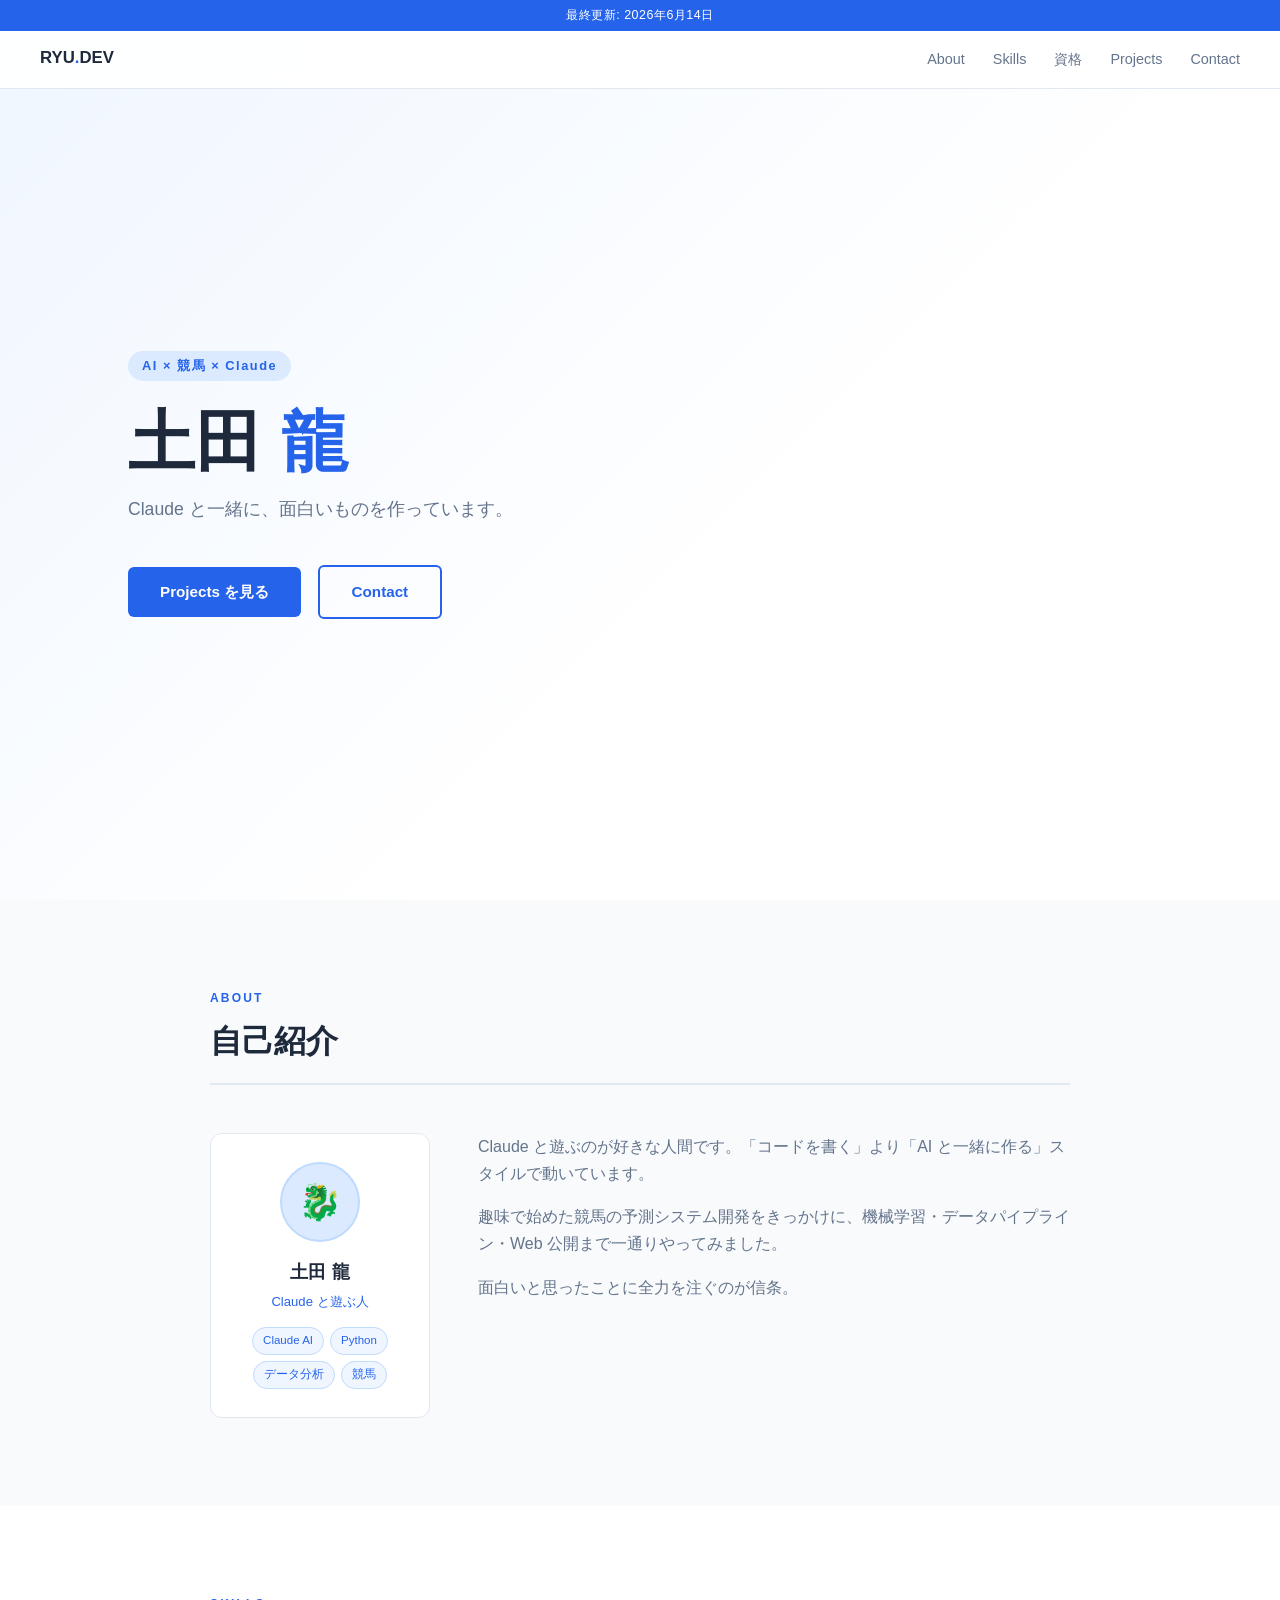
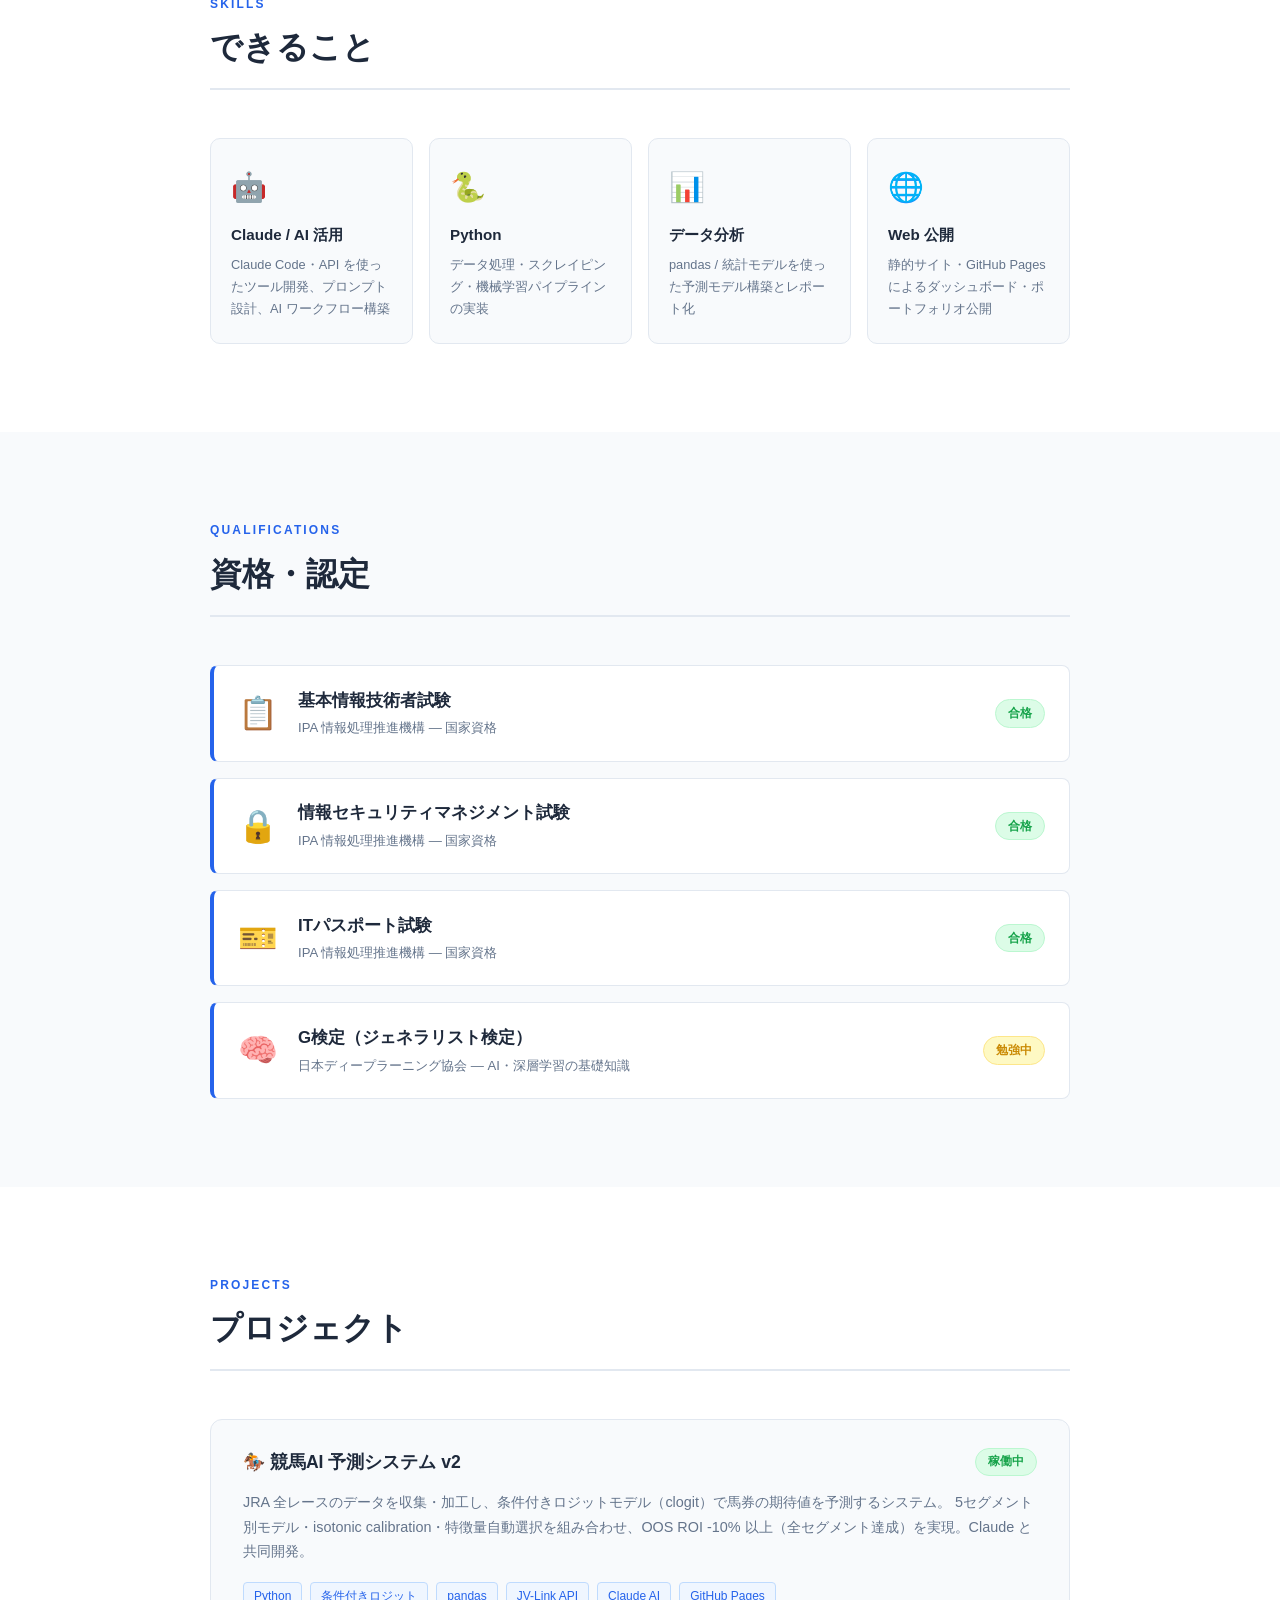
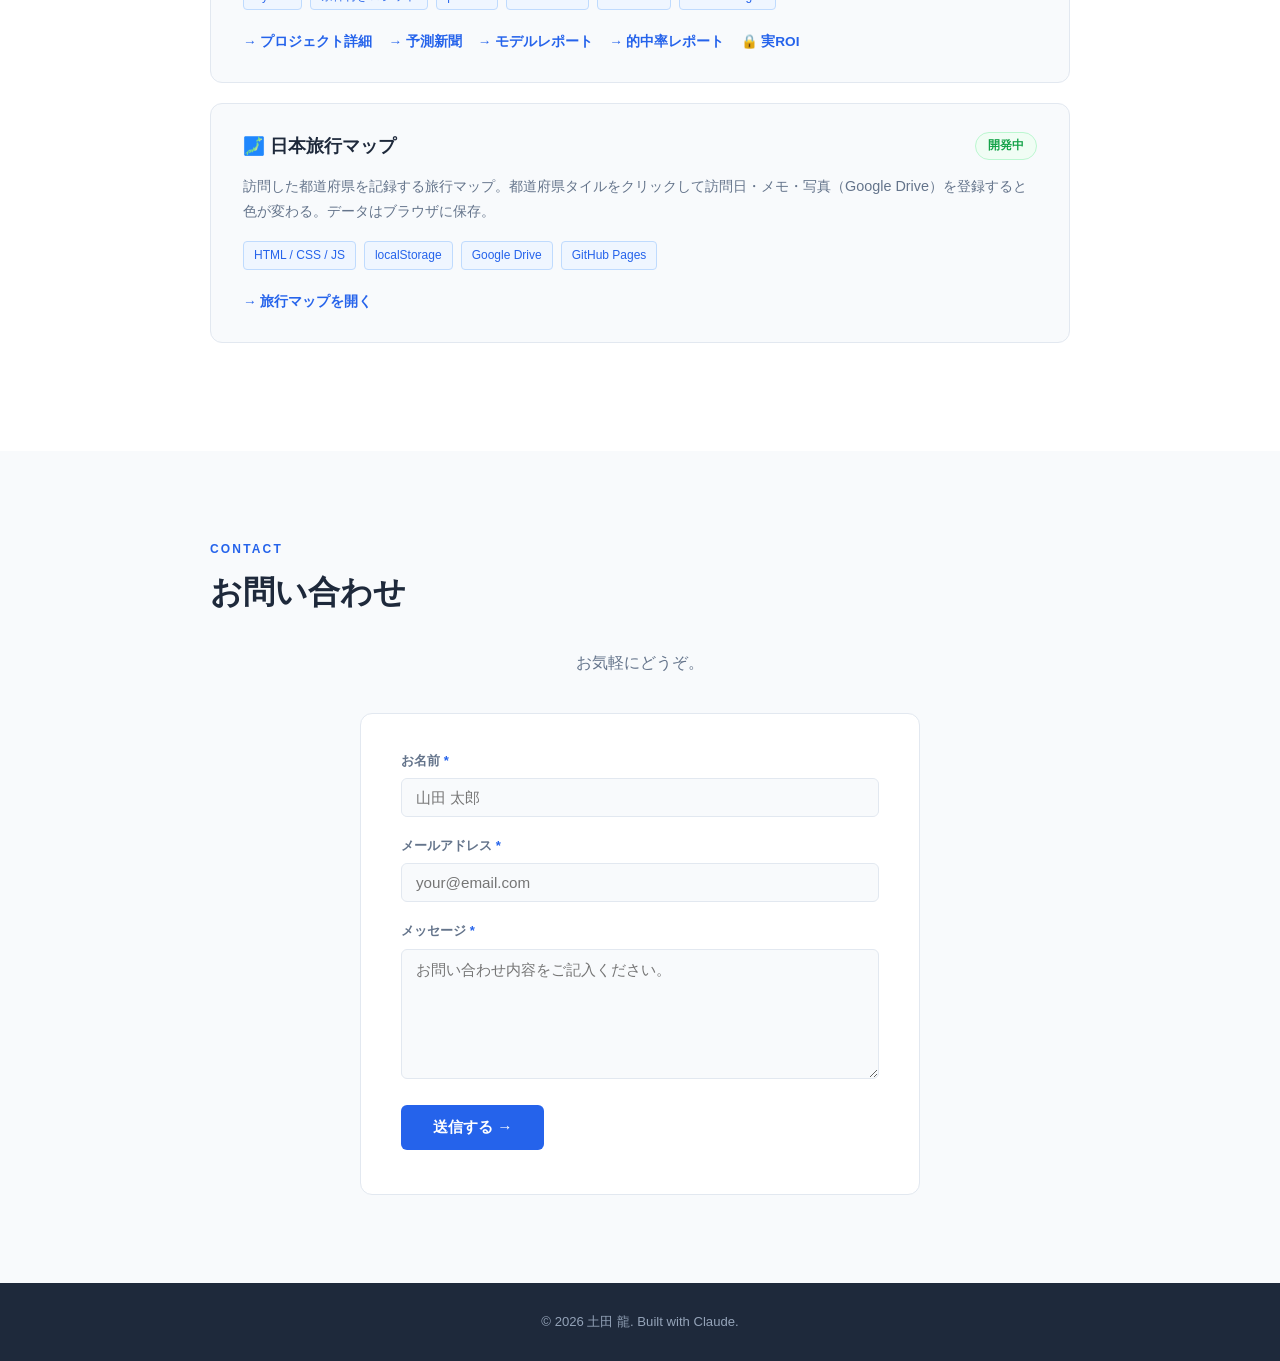
<file: index.html>
<!DOCTYPE html>
<html lang="ja">
<head>
<meta charset="utf-8">
<meta name="viewport" content="width=device-width, initial-scale=1">
<title>土田 龍 | Portfolio</title>
<style>
  :root {
    --accent:  #2563eb;
    --accent2: #1d4ed8;
    --text:    #1e293b;
    --muted:   #64748b;
    --bg:      #ffffff;
    --bg2:     #f8fafc;
    --border:  #e2e8f0;
  }

  * { box-sizing: border-box; margin: 0; padding: 0; }
  html { scroll-behavior: smooth; }
  body {
    font-family: 'Hiragino Kaku Gothic Pro', 'Noto Sans JP', Meiryo, sans-serif;
    background: var(--bg); color: var(--text); line-height: 1.7;
  }

  /* ── TOPBAR ── */
  .topbar {
    position: fixed; top: 0; left: 0; right: 0; z-index: 101;
    background: var(--accent); color: #fff;
    text-align: center; font-size: 0.78em; padding: 5px 16px;
    letter-spacing: 0.04em;
  }

  /* ── NAV ── */
  nav {
    position: fixed; top: 29px; left: 0; right: 0; z-index: 100;
    display: flex; justify-content: space-between; align-items: center;
    padding: 0 40px; height: 60px;
    background: rgba(255,255,255,0.92);
    backdrop-filter: blur(8px);
    border-bottom: 1px solid var(--border);
  }
  .nav-logo { font-weight: 800; font-size: 1.05em; color: var(--text); text-decoration: none; }
  .nav-logo span { color: var(--accent); }
  .nav-links { display: flex; gap: 28px; list-style: none; }
  .nav-links a { color: var(--muted); text-decoration: none; font-size: 0.9em; transition: color .2s; }
  .nav-links a:hover { color: var(--accent); }

  /* ── HERO ── */
  #hero {
    min-height: 100vh;
    display: flex; flex-direction: column;
    justify-content: center; align-items: flex-start;
    padding: 130px 10vw 60px;
    background: linear-gradient(135deg, #eff6ff 0%, #ffffff 60%);
  }
  .hero-label {
    display: inline-block;
    background: #dbeafe; color: var(--accent);
    font-size: 0.8em; font-weight: 600; letter-spacing: 0.12em;
    padding: 4px 14px; border-radius: 20px; margin-bottom: 24px;
  }
  #hero h1 {
    font-size: clamp(2.4em, 6vw, 4.2em);
    font-weight: 900; line-height: 1.1; margin-bottom: 16px;
    color: var(--text);
  }
  #hero h1 .accent { color: var(--accent); }
  #hero .sub {
    font-size: 1.1em; color: var(--muted);
    max-width: 480px; margin-bottom: 40px;
  }
  .btn {
    display: inline-block;
    background: var(--accent); color: #fff;
    padding: 12px 32px; border-radius: 6px;
    text-decoration: none; font-size: 0.95em; font-weight: 700;
    transition: background .2s, transform .15s;
  }
  .btn:hover { background: var(--accent2); transform: translateY(-1px); }
  .btn-outline {
    background: transparent; color: var(--accent);
    border: 2px solid var(--accent); margin-left: 12px;
  }
  .btn-outline:hover { background: #eff6ff; transform: translateY(-1px); }

  /* ── SECTION COMMON ── */
  section { padding: 88px 10vw; }
  .section-inner { max-width: 860px; margin: 0 auto; }
  .section-label {
    font-size: 0.75em; letter-spacing: 0.18em; text-transform: uppercase;
    color: var(--accent); font-weight: 700; margin-bottom: 6px;
  }
  .section-title {
    font-size: clamp(1.5em, 3vw, 2em); font-weight: 800;
    margin-bottom: 48px; padding-bottom: 14px;
    border-bottom: 2px solid var(--border);
  }

  /* ── ABOUT ── */
  #about { background: var(--bg2); }
  .about-grid {
    display: grid; grid-template-columns: 220px 1fr;
    gap: 48px; align-items: start;
  }
  .about-profile {
    background: var(--bg); border: 1px solid var(--border);
    border-radius: 12px; padding: 28px 20px; text-align: center;
  }
  .avatar {
    width: 80px; height: 80px; border-radius: 50%;
    background: #dbeafe; display: flex; align-items: center;
    justify-content: center; font-size: 2.2em;
    margin: 0 auto 14px; border: 2px solid #bfdbfe;
  }
  .about-profile h2 { font-size: 1.15em; margin-bottom: 4px; }
  .about-profile .role { color: var(--accent); font-size: 0.82em; margin-bottom: 14px; }
  .tag-list { display: flex; flex-wrap: wrap; gap: 6px; justify-content: center; }
  .tag {
    background: #eff6ff; color: var(--accent);
    font-size: 0.72em; padding: 3px 10px; border-radius: 20px;
    border: 1px solid #bfdbfe;
  }
  .about-text p { color: var(--muted); margin-bottom: 16px; }
  .about-text p:last-child { margin-bottom: 0; }

  /* ── SKILLS ── */
  #skills { background: var(--bg); }
  .skills-grid {
    display: grid; grid-template-columns: repeat(auto-fill, minmax(190px, 1fr));
    gap: 16px;
  }
  .skill-card {
    background: var(--bg2); border: 1px solid var(--border);
    border-radius: 10px; padding: 24px 20px;
    transition: border-color .2s, box-shadow .2s, transform .2s;
  }
  .skill-card:hover {
    border-color: var(--accent);
    box-shadow: 0 4px 16px rgba(37,99,235,0.08);
    transform: translateY(-3px);
  }
  .skill-icon { font-size: 1.8em; margin-bottom: 10px; }
  .skill-card h3 { font-size: 0.95em; font-weight: 700; color: var(--text); margin-bottom: 6px; }
  .skill-card p { font-size: 0.8em; color: var(--muted); }

  /* ── QUALIFICATIONS ── */
  #qualifications { background: var(--bg2); }
  .qual-list { display: flex; flex-direction: column; gap: 16px; }
  .qual-item {
    background: var(--bg); border: 1px solid var(--border);
    border-left: 4px solid var(--accent);
    border-radius: 8px; padding: 20px 24px;
    display: flex; align-items: center; gap: 20px;
  }
  .qual-icon { font-size: 2em; flex-shrink: 0; }
  .qual-name { font-size: 1.05em; font-weight: 700; color: var(--text); margin-bottom: 2px; }
  .qual-meta { font-size: 0.82em; color: var(--muted); }
  .qual-badge {
    margin-left: auto; flex-shrink: 0;
    background: #dcfce7; color: #16a34a;
    font-size: 0.75em; font-weight: 700;
    padding: 3px 12px; border-radius: 20px;
    border: 1px solid #bbf7d0;
  }

  /* ── PROJECTS ── */
  #projects { background: var(--bg); }
  .project-card {
    background: var(--bg2); border: 1px solid var(--border);
    border-radius: 12px; padding: 28px 32px; margin-bottom: 20px;
    transition: border-color .2s, box-shadow .2s;
  }
  .project-card:hover {
    border-color: var(--accent);
    box-shadow: 0 4px 20px rgba(37,99,235,0.08);
  }
  .project-header {
    display: flex; justify-content: space-between;
    align-items: flex-start; gap: 12px; margin-bottom: 12px;
  }
  .project-title { font-size: 1.1em; font-weight: 800; color: var(--text); }
  .project-badge {
    font-size: 0.72em; font-weight: 700;
    padding: 3px 12px; border-radius: 20px;
    white-space: nowrap; flex-shrink: 0;
    background: #dcfce7; color: #16a34a; border: 1px solid #bbf7d0;
  }
  .project-desc { color: var(--muted); font-size: 0.9em; margin-bottom: 18px; }
  .tech-list { display: flex; flex-wrap: wrap; gap: 8px; margin-bottom: 20px; }
  .tech {
    background: #eff6ff; color: var(--accent);
    font-size: 0.75em; padding: 3px 10px;
    border-radius: 4px; border: 1px solid #bfdbfe;
  }
  .project-links { display: flex; flex-wrap: wrap; gap: 16px; }
  .project-links a {
    font-size: 0.85em; color: var(--accent); text-decoration: none;
    font-weight: 600; border-bottom: 1px solid transparent;
    transition: border-color .2s;
  }
  .project-links a:hover { border-color: var(--accent); }

  /* ── CONTACT ── */
  #contact { background: var(--bg2); }
  .contact-wrap { max-width: 560px; margin: 0 auto; text-align: center; }
  .contact-wrap > p { color: var(--muted); margin-bottom: 36px; }
  .contact-form-area {
    background: var(--bg); border: 1px solid var(--border);
    border-radius: 12px; overflow: hidden;
  }
  .contact-form { padding: 36px 40px 44px; text-align: left; }
  .form-group { margin-bottom: 18px; }
  .form-group label {
    display: block; font-size: 0.82em; font-weight: 600;
    color: var(--muted); margin-bottom: 6px;
  }
  .form-group input,
  .form-group textarea {
    width: 100%; background: var(--bg2);
    border: 1px solid var(--border); border-radius: 6px;
    color: var(--text); font-family: inherit; font-size: 0.95em;
    padding: 10px 14px; outline: none; resize: vertical;
    transition: border-color .2s, box-shadow .2s;
  }
  .form-group input:focus,
  .form-group textarea:focus {
    border-color: var(--accent);
    box-shadow: 0 0 0 3px rgba(37,99,235,0.1);
  }
  .form-group textarea { min-height: 130px; }
  .form-submit { margin-top: 8px; }
  .form-submit .btn { cursor: pointer; font-family: inherit; border: none; }
  .form-thankyou { display: none; padding: 48px 32px; text-align: center; }
  .form-thankyou .thankyou-icon { font-size: 2.6em; margin-bottom: 14px; }
  .form-thankyou h3 { font-size: 1.1em; font-weight: 700; margin-bottom: 8px; }
  .form-thankyou p { color: var(--muted); font-size: 0.9em; }
  .form-honeypot { display: none !important; }

  /* ── FOOTER ── */
  footer {
    background: var(--text); color: #94a3b8;
    text-align: center; padding: 28px 24px; font-size: 0.82em;
  }

  /* ── RESPONSIVE ── */
  @media (max-width: 680px) {
    nav { padding: 0 20px; }
    .nav-links { gap: 18px; }
    section { padding: 64px 6vw; }
    #hero { padding: 100px 6vw 48px; }
    .about-grid { grid-template-columns: 1fr; }
    .contact-form { padding: 24px 20px 32px; }
  }
</style>
</head>
<body>

<!-- TOPBAR -->
<div class="topbar">最終更新: 2026年6月14日</div>

<!-- NAV -->
<nav>
  <a class="nav-logo" href="#">RYU<span>.</span>DEV</a>
  <ul class="nav-links">
    <li><a href="#about">About</a></li>
    <li><a href="#skills">Skills</a></li>
    <li><a href="#qualifications">資格</a></li>
    <li><a href="#projects">Projects</a></li>
    <li><a href="#contact">Contact</a></li>
  </ul>
</nav>

<!-- HERO -->
<section id="hero">
  <span class="hero-label">AI × 競馬 × Claude</span>
  <h1>土田 <span class="accent">龍</span></h1>
  <p class="sub">Claude と一緒に、面白いものを作っています。</p>
  <div>
    <a class="btn" href="#projects">Projects を見る</a>
    <a class="btn btn-outline" href="#contact">Contact</a>
  </div>
</section>

<!-- ABOUT -->
<section id="about">
  <div class="section-inner">
    <p class="section-label">About</p>
    <h2 class="section-title">自己紹介</h2>
    <div class="about-grid">
      <div class="about-profile">
        <div class="avatar">🐉</div>
        <h2>土田 龍</h2>
        <p class="role">Claude と遊ぶ人</p>
        <div class="tag-list">
          <span class="tag">Claude AI</span>
          <span class="tag">Python</span>
          <span class="tag">データ分析</span>
          <span class="tag">競馬</span>
        </div>
      </div>
      <div class="about-text">
        <p>Claude と遊ぶのが好きな人間です。「コードを書く」より「AI と一緒に作る」スタイルで動いています。</p>
        <p>趣味で始めた競馬の予測システム開発をきっかけに、機械学習・データパイプライン・Web 公開まで一通りやってみました。</p>
        <p>面白いと思ったことに全力を注ぐのが信条。</p>
      </div>
    </div>
  </div>
</section>

<!-- SKILLS -->
<section id="skills">
  <div class="section-inner">
    <p class="section-label">Skills</p>
    <h2 class="section-title">できること</h2>
    <div class="skills-grid">
      <div class="skill-card">
        <div class="skill-icon">🤖</div>
        <h3>Claude / AI 活用</h3>
        <p>Claude Code・API を使ったツール開発、プロンプト設計、AI ワークフロー構築</p>
      </div>
      <div class="skill-card">
        <div class="skill-icon">🐍</div>
        <h3>Python</h3>
        <p>データ処理・スクレイピング・機械学習パイプラインの実装</p>
      </div>
      <div class="skill-card">
        <div class="skill-icon">📊</div>
        <h3>データ分析</h3>
        <p>pandas / 統計モデルを使った予測モデル構築とレポート化</p>
      </div>
      <div class="skill-card">
        <div class="skill-icon">🌐</div>
        <h3>Web 公開</h3>
        <p>静的サイト・GitHub Pages によるダッシュボード・ポートフォリオ公開</p>
      </div>
    </div>
  </div>
</section>

<!-- QUALIFICATIONS -->
<section id="qualifications">
  <div class="section-inner">
    <p class="section-label">Qualifications</p>
    <h2 class="section-title">資格・認定</h2>
    <div class="qual-list">
      <div class="qual-item">
        <div class="qual-icon">📋</div>
        <div>
          <div class="qual-name">基本情報技術者試験</div>
          <div class="qual-meta">IPA 情報処理推進機構 — 国家資格</div>
        </div>
        <span class="qual-badge">合格</span>
      </div>
      <div class="qual-item">
        <div class="qual-icon">🔒</div>
        <div>
          <div class="qual-name">情報セキュリティマネジメント試験</div>
          <div class="qual-meta">IPA 情報処理推進機構 — 国家資格</div>
        </div>
        <span class="qual-badge">合格</span>
      </div>
      <div class="qual-item">
        <div class="qual-icon">🎫</div>
        <div>
          <div class="qual-name">ITパスポート試験</div>
          <div class="qual-meta">IPA 情報処理推進機構 — 国家資格</div>
        </div>
        <span class="qual-badge">合格</span>
      </div>
      <div class="qual-item">
        <div class="qual-icon">🧠</div>
        <div>
          <div class="qual-name">G検定（ジェネラリスト検定）</div>
          <div class="qual-meta">日本ディープラーニング協会 — AI・深層学習の基礎知識</div>
        </div>
        <span class="qual-badge" style="background:#fef9c3;color:#ca8a04;border-color:#fde68a;">勉強中</span>
      </div>
    </div>
  </div>
</section>

<!-- PROJECTS -->
<section id="projects">
  <div class="section-inner">
    <p class="section-label">Projects</p>
    <h2 class="section-title">プロジェクト</h2>

    <div class="project-card">
      <div class="project-header">
        <span class="project-title">🏇 競馬AI 予測システム v2</span>
        <span class="project-badge">稼働中</span>
      </div>
      <p class="project-desc">
        JRA 全レースのデータを収集・加工し、条件付きロジットモデル（clogit）で馬券の期待値を予測するシステム。
        5セグメント別モデル・isotonic calibration・特徴量自動選択を組み合わせ、OOS ROI -10% 以上（全セグメント達成）を実現。Claude と共同開発。
      </p>
      <div class="tech-list">
        <span class="tech">Python</span>
        <span class="tech">条件付きロジット</span>
        <span class="tech">pandas</span>
        <span class="tech">JV-Link API</span>
        <span class="tech">Claude AI</span>
        <span class="tech">GitHub Pages</span>
      </div>
      <div class="project-links">
        <a href="/project-keiba/">→ プロジェクト詳細</a>
        <a href="https://keiba-dragon.github.io/horse_racing_ai_v2/" target="_blank" rel="noopener">→ 予測新聞</a>
        <a href="https://keiba-dragon.github.io/horse_racing_ai_v2/model_report_20260613.html" target="_blank" rel="noopener">→ モデルレポート</a>
        <a href="https://keiba-dragon.github.io/horse_racing_ai_v2/accuracy_model_report_20260613.html" target="_blank" rel="noopener">→ 的中率レポート</a>
        <a href="/bet-roi/">🔒 実ROI</a>
      </div>
    </div>

    <div class="project-card">
      <div class="project-header">
        <span class="project-title">🗾 日本旅行マップ</span>
        <span class="project-badge" style="background:#f0fdf4;color:#16a34a;border-color:#bbf7d0;">開発中</span>
      </div>
      <p class="project-desc">
        訪問した都道府県を記録する旅行マップ。都道府県タイルをクリックして訪問日・メモ・写真（Google Drive）を登録すると色が変わる。データはブラウザに保存。
      </p>
      <div class="tech-list">
        <span class="tech">HTML / CSS / JS</span>
        <span class="tech">localStorage</span>
        <span class="tech">Google Drive</span>
        <span class="tech">GitHub Pages</span>
      </div>
      <div class="project-links">
        <a href="/travel-map/">→ 旅行マップを開く</a>
      </div>
    </div>

  </div>
</section>

<!-- CONTACT -->
<section id="contact">
  <div class="section-inner">
    <p class="section-label">Contact</p>
    <h2 class="section-title" style="border:none;margin-bottom:16px;">お問い合わせ</h2>
    <div class="contact-wrap">
      <p>お気軽にどうぞ。</p>
      <div class="contact-form-area">
        <form
          id="contact-form"
          class="contact-form"
          action="https://formspree.io/f/mdapybbp"
          method="POST"
          novalidate
        >
          <div class="form-honeypot" aria-hidden="true">
            <input type="text" name="_gotcha" tabindex="-1" autocomplete="off">
          </div>
          <div class="form-group">
            <label for="cf-name">お名前 <span style="color:var(--accent)">*</span></label>
            <input id="cf-name" type="text" name="name" placeholder="山田 太郎" required autocomplete="name">
          </div>
          <div class="form-group">
            <label for="cf-email">メールアドレス <span style="color:var(--accent)">*</span></label>
            <input id="cf-email" type="email" name="email" placeholder="your@email.com" required autocomplete="email">
          </div>
          <div class="form-group">
            <label for="cf-message">メッセージ <span style="color:var(--accent)">*</span></label>
            <textarea id="cf-message" name="message" placeholder="お問い合わせ内容をご記入ください。" required></textarea>
          </div>
          <div class="form-submit">
            <button type="submit" class="btn">送信する →</button>
          </div>
        </form>
        <div id="contact-thankyou" class="form-thankyou">
          <div class="thankyou-icon">✅</div>
          <h3>ありがとうございます！</h3>
          <p>内容を確認のうえ、折り返しご連絡いたします。</p>
        </div>
      </div>
    </div>
  </div>
</section>

<!-- FOOTER -->
<footer>
  <p>&copy; 2026 土田 龍. Built with Claude.</p>
</footer>

<script>
(function () {
  var form     = document.getElementById('contact-form');
  var thankyou = document.getElementById('contact-thankyou');
  if (!form) return;
  form.addEventListener('submit', function (e) {
    e.preventDefault();
    var btn = form.querySelector('[type="submit"]');
    btn.disabled = true; btn.textContent = '送信中…';
    fetch(form.action, {
      method: 'POST', body: new FormData(form),
      headers: { 'Accept': 'application/json' }
    }).then(function (res) {
      if (res.ok) {
        form.style.display = 'none';
        thankyou.style.display = 'block';
      } else {
        return res.json().then(function (j) {
          throw new Error(j.errors ? j.errors.map(function(e){return e.message}).join(', ') : '送信エラー');
        });
      }
    }).catch(function (err) {
      btn.disabled = false; btn.textContent = '送信する →';
      alert('送信に失敗しました。\n(' + err.message + ')');
    });
  });
})();
</script>

</body>
</html>
</file>
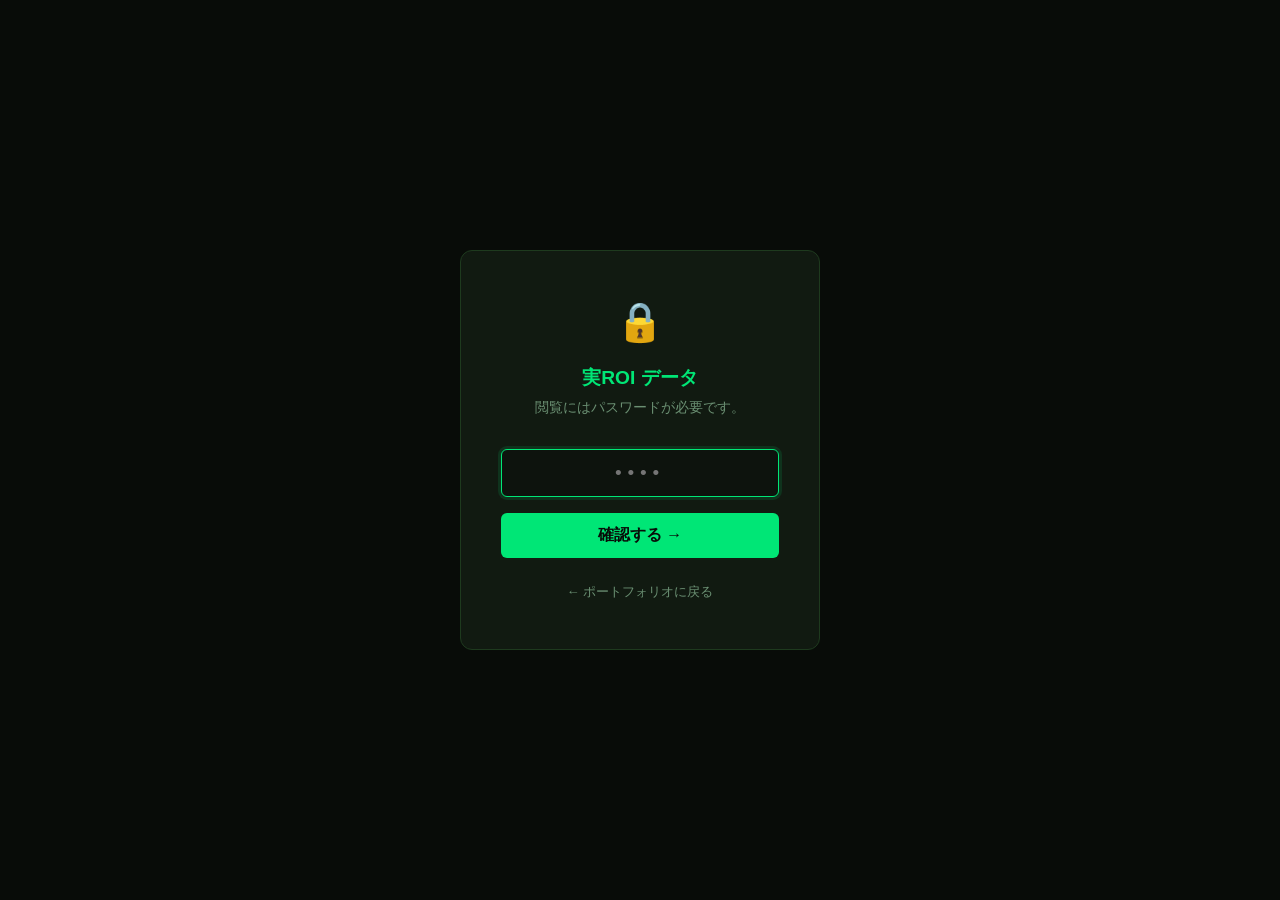
<file: bet-roi/index.html>
<!DOCTYPE html>
<html lang="ja">
<head>
<meta charset="utf-8">
<meta name="viewport" content="width=device-width, initial-scale=1">
<title>実ROI — 認証</title>
<style>
  :root {
    --bg: #080c08; --bg2: #0d130d; --bg3: #111a11;
    --green: #00e676; --green2: #00c853; --green-dim: #1a4d2e;
    --text: #e8f5e9; --muted: #6a8f72; --border: #1e3a1e;
  }
  * { box-sizing: border-box; margin: 0; padding: 0; }
  body {
    font-family: 'Hiragino Kaku Gothic Pro', Meiryo, sans-serif;
    background: var(--bg); color: var(--text);
    min-height: 100vh; display: flex;
    align-items: center; justify-content: center;
  }
  .gate {
    background: var(--bg3); border: 1px solid var(--border);
    border-radius: 12px; padding: 48px 40px;
    width: 100%; max-width: 360px; text-align: center;
  }
  .gate-icon { font-size: 2.4em; margin-bottom: 20px; }
  .gate h1 { font-size: 1.2em; color: var(--green); margin-bottom: 8px; }
  .gate p { font-size: 0.85em; color: var(--muted); margin-bottom: 32px; }
  input[type="password"] {
    width: 100%; background: var(--bg2);
    border: 1px solid var(--border); border-radius: 6px;
    color: var(--text); font-size: 1.2em; letter-spacing: 0.3em;
    padding: 12px 16px; text-align: center; outline: none;
    transition: border-color 0.2s, box-shadow 0.2s;
    margin-bottom: 16px;
  }
  input[type="password"]:focus {
    border-color: var(--green);
    box-shadow: 0 0 0 3px rgba(0,230,118,0.12);
  }
  button {
    width: 100%; background: var(--green); color: var(--bg);
    border: none; border-radius: 6px; font-size: 1em; font-weight: bold;
    padding: 12px; cursor: pointer; transition: background 0.2s;
  }
  button:hover { background: var(--green2); }
  .error {
    color: #ef5350; font-size: 0.82em;
    margin-top: 12px; display: none;
  }
  .back { margin-top: 24px; }
  .back a { color: var(--muted); font-size: 0.82em; text-decoration: none; }
  .back a:hover { color: var(--green); }
</style>
</head>
<body>
<div class="gate">
  <div class="gate-icon">🔒</div>
  <h1>実ROI データ</h1>
  <p>閲覧にはパスワードが必要です。</p>
  <input type="password" id="pw" placeholder="••••" autofocus>
  <button onclick="check()">確認する →</button>
  <div class="error" id="err">パスワードが違います</div>
  <div class="back"><a href="/">← ポートフォリオに戻る</a></div>
</div>

<script>
const HASH = '62a7722a6980745a3ef86f0c7a14a0216b674dcb49ef898bed75777f61addd94';
const DEST  = 'https://keiba-dragon.github.io/horse_racing_ai/actual_bet_roi.html';

async function sha256(str) {
  const buf = await crypto.subtle.digest('SHA-256', new TextEncoder().encode(str));
  return Array.from(new Uint8Array(buf)).map(b => b.toString(16).padStart(2,'0')).join('');
}

async function check() {
  const pw = document.getElementById('pw').value;
  const h  = await sha256(pw);
  if (h === HASH) {
    window.location.href = DEST;
  } else {
    document.getElementById('err').style.display = 'block';
    document.getElementById('pw').value = '';
    document.getElementById('pw').focus();
  }
}

document.getElementById('pw').addEventListener('keydown', e => {
  if (e.key === 'Enter') check();
});
</script>
</body>
</html>
</file>
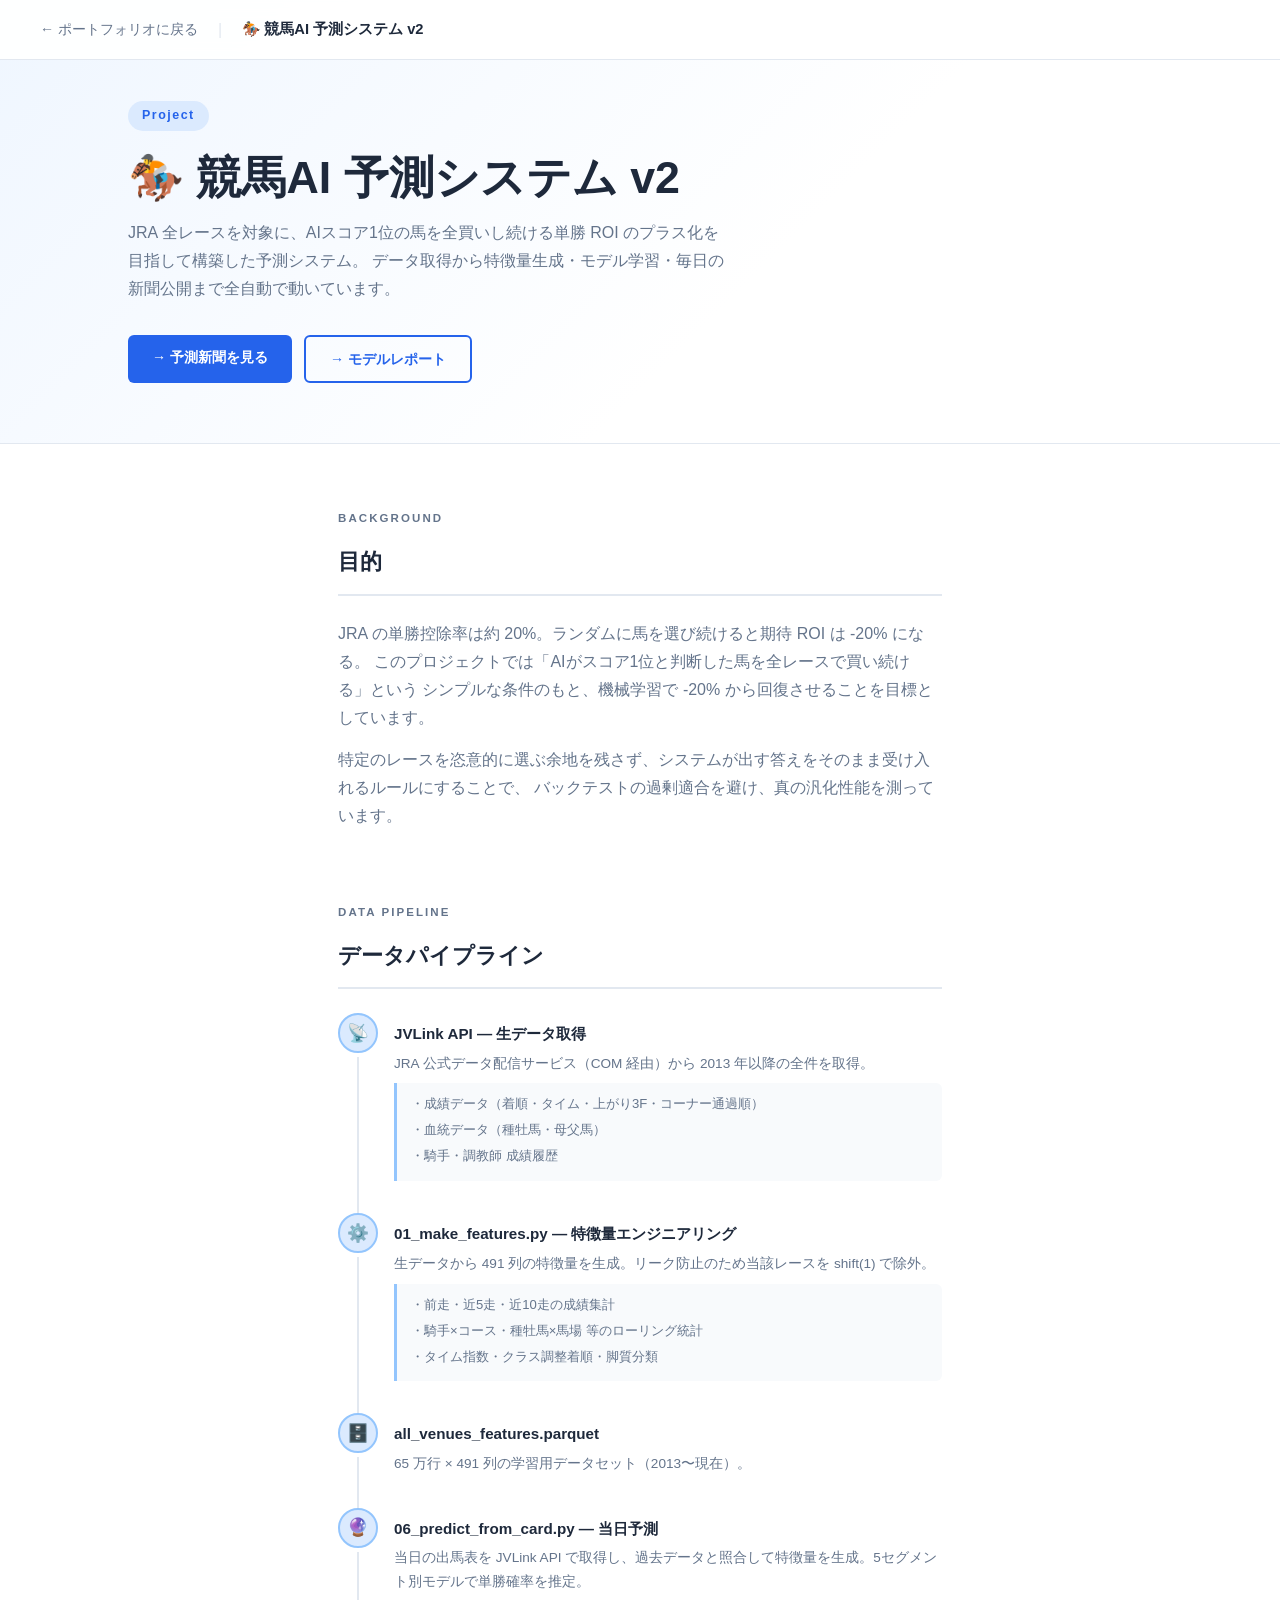
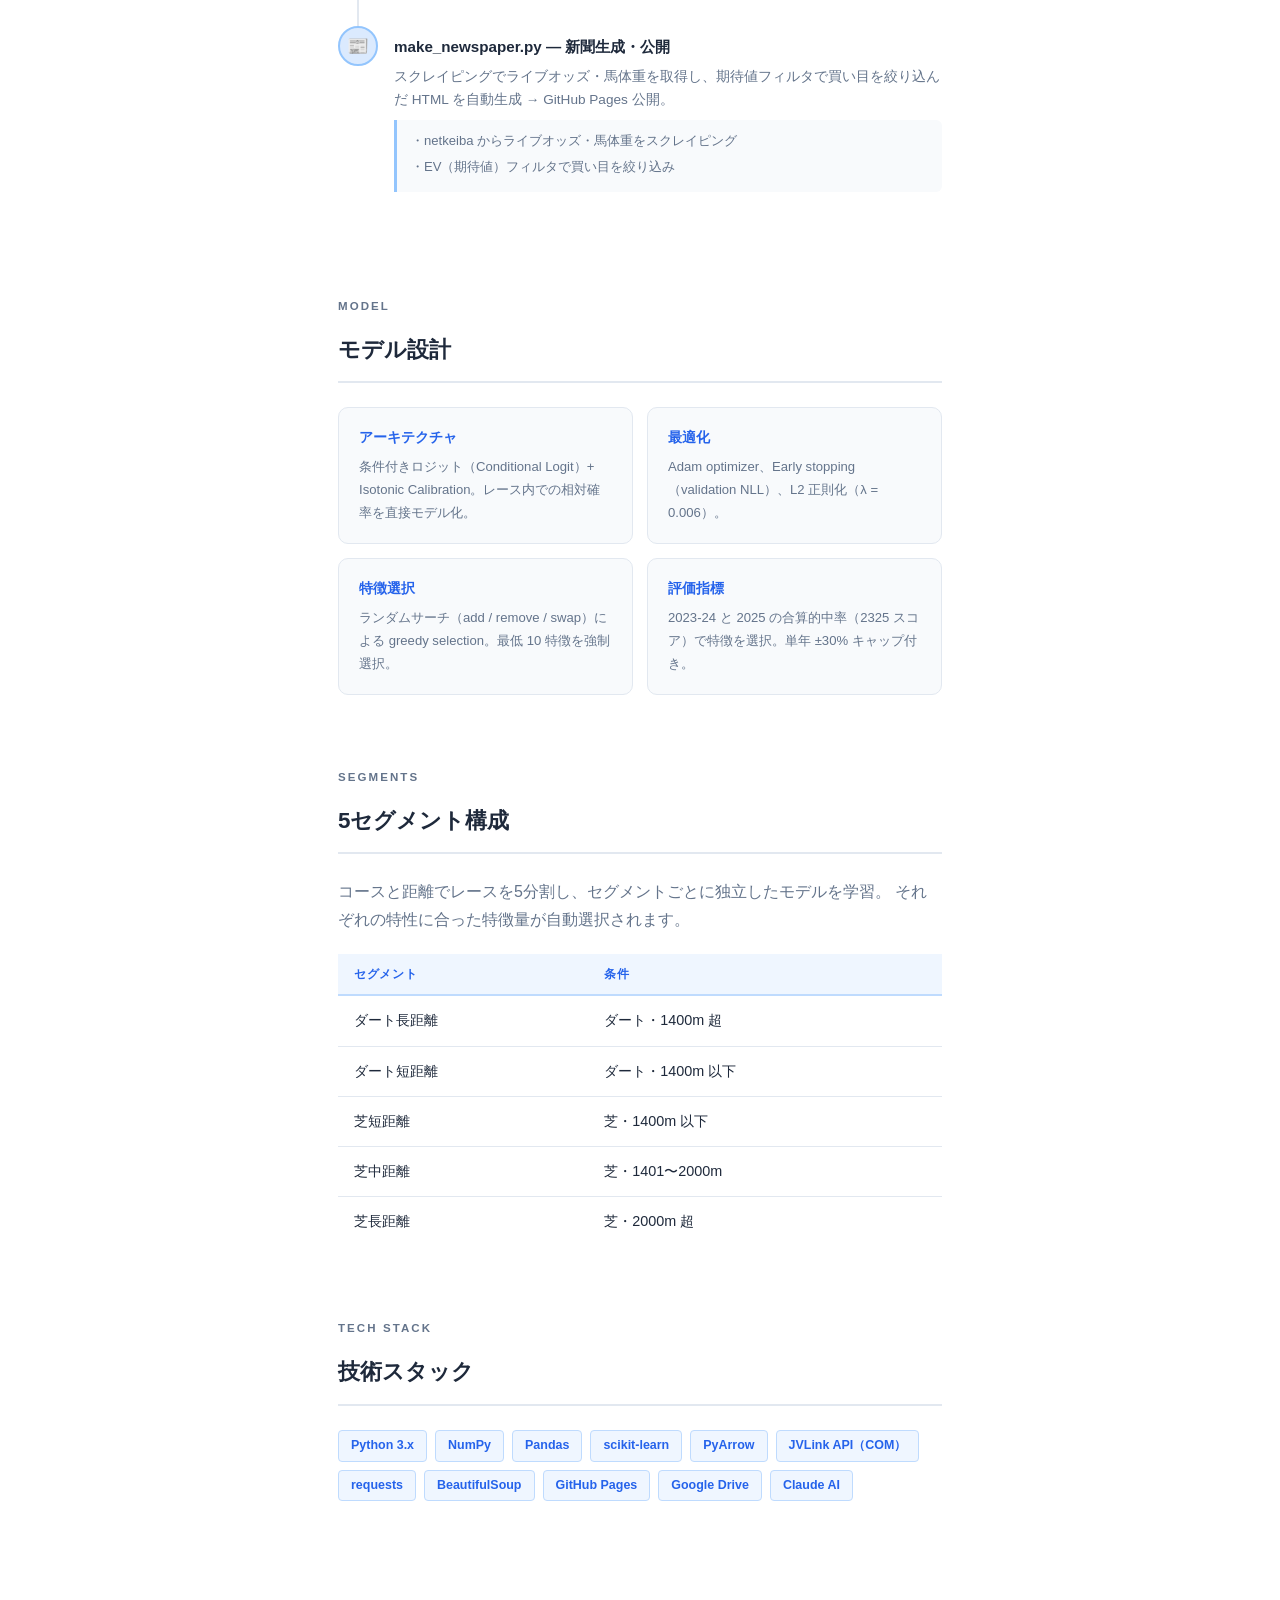
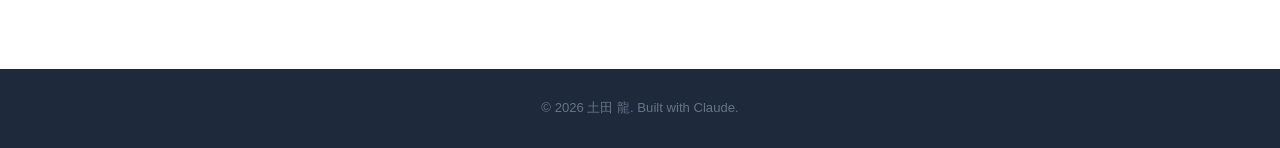
<file: project-keiba/index.html>
<!DOCTYPE html>
<html lang="ja">
<head>
<meta charset="utf-8">
<meta name="viewport" content="width=device-width, initial-scale=1">
<title>競馬AI 予測システム v2 | 土田 龍</title>
<style>
  :root {
    --accent:  #2563eb;
    --accent2: #1d4ed8;
    --text:    #1e293b;
    --muted:   #64748b;
    --bg:      #ffffff;
    --bg2:     #f8fafc;
    --border:  #e2e8f0;
  }

  * { box-sizing: border-box; margin: 0; padding: 0; }
  html { scroll-behavior: smooth; }
  body {
    font-family: 'Hiragino Kaku Gothic Pro', 'Noto Sans JP', Meiryo, sans-serif;
    background: var(--bg); color: var(--text); line-height: 1.75;
  }

  /* ── NAV ── */
  nav {
    position: fixed; top: 0; left: 0; right: 0; z-index: 100;
    display: flex; align-items: center; gap: 20px;
    padding: 0 40px; height: 60px;
    background: rgba(255,255,255,0.92);
    backdrop-filter: blur(8px);
    border-bottom: 1px solid var(--border);
  }
  .nav-back {
    color: var(--muted); text-decoration: none; font-size: 0.88em;
    display: flex; align-items: center; gap: 4px;
    transition: color .2s;
  }
  .nav-back:hover { color: var(--accent); }
  .nav-title { font-size: 0.92em; font-weight: 700; color: var(--text); }

  /* ── HERO ── */
  .hero {
    padding: 100px 10vw 60px;
    background: linear-gradient(135deg, #eff6ff 0%, #ffffff 60%);
    border-bottom: 1px solid var(--border);
  }
  .hero-label {
    display: inline-block;
    background: #dbeafe; color: var(--accent);
    font-size: 0.78em; font-weight: 600; letter-spacing: 0.12em;
    padding: 4px 14px; border-radius: 20px; margin-bottom: 20px;
  }
  .hero h1 {
    font-size: clamp(1.8em, 4vw, 2.8em);
    font-weight: 900; line-height: 1.2; margin-bottom: 14px;
  }
  .hero .sub { font-size: 1em; color: var(--muted); max-width: 600px; margin-bottom: 32px; }
  .hero-links { display: flex; flex-wrap: wrap; gap: 12px; }
  .btn {
    display: inline-block;
    background: var(--accent); color: #fff;
    padding: 10px 24px; border-radius: 6px;
    text-decoration: none; font-size: 0.88em; font-weight: 700;
    transition: background .2s, transform .15s;
  }
  .btn:hover { background: var(--accent2); transform: translateY(-1px); }
  .btn-outline {
    background: transparent; color: var(--accent);
    border: 2px solid var(--accent);
  }
  .btn-outline:hover { background: #eff6ff; transform: translateY(-1px); }

  /* ── MAIN LAYOUT ── */
  .content { max-width: 860px; margin: 0 auto; padding: 64px 10vw 96px; }

  /* ── SECTION ── */
  .sec { margin-bottom: 72px; }
  .sec-label {
    font-size: 0.72em; letter-spacing: 0.18em; text-transform: uppercase;
    color: var(--accent); font-weight: 700; margin-bottom: 6px;
  }
  .sec-title {
    font-size: 1.4em; font-weight: 800; margin-bottom: 24px;
    padding-bottom: 12px; border-bottom: 2px solid var(--border);
  }
  .sec p { color: var(--muted); margin-bottom: 14px; }
  .sec p:last-child { margin-bottom: 0; }

  /* ── PIPELINE ── */
  .pipeline { display: flex; flex-direction: column; gap: 0; }
  .pipe-step {
    display: flex; align-items: flex-start; gap: 16px;
    position: relative;
  }
  .pipe-step:not(:last-child)::after {
    content: '';
    position: absolute; left: 19px; top: 44px;
    width: 2px; height: calc(100% - 8px);
    background: var(--border);
  }
  .pipe-dot {
    width: 40px; height: 40px; border-radius: 50%; flex-shrink: 0;
    background: #dbeafe; border: 2px solid #93c5fd;
    display: flex; align-items: center; justify-content: center;
    font-size: 1.1em; z-index: 1;
  }
  .pipe-body { padding: 8px 0 32px; flex: 1; }
  .pipe-name { font-size: 0.95em; font-weight: 700; color: var(--text); margin-bottom: 4px; }
  .pipe-desc { font-size: 0.85em; color: var(--muted); }
  .pipe-sub {
    margin-top: 8px; padding: 10px 14px;
    background: var(--bg2); border-left: 3px solid #93c5fd;
    border-radius: 0 6px 6px 0; font-size: 0.82em; color: var(--muted);
  }
  .pipe-sub li { margin-bottom: 3px; list-style: none; padding-left: 0; }
  .pipe-sub li::before { content: '・'; }

  /* ── MODEL CARDS ── */
  .model-grid { display: grid; grid-template-columns: 1fr 1fr; gap: 14px; }
  .model-card {
    background: var(--bg2); border: 1px solid var(--border);
    border-radius: 10px; padding: 18px 20px;
  }
  .model-card h4 { font-size: 0.85em; font-weight: 700; color: var(--accent); margin-bottom: 6px; }
  .model-card p { font-size: 0.82em; color: var(--muted); margin: 0; }

  /* ── TABLE ── */
  .styled-table {
    width: 100%; border-collapse: collapse; font-size: 0.9em;
  }
  .styled-table th {
    background: #eff6ff; color: var(--accent);
    font-size: 0.8em; font-weight: 700; letter-spacing: 0.06em;
    padding: 10px 16px; text-align: left;
    border-bottom: 2px solid #bfdbfe;
  }
  .styled-table td {
    padding: 12px 16px; border-bottom: 1px solid var(--border);
    color: var(--text); vertical-align: middle;
  }
  .styled-table tr:last-child td { border-bottom: none; }
  .styled-table tr:hover td { background: #f8fafc; }

  /* ── TECH CHIPS ── */
  .tech-list { display: flex; flex-wrap: wrap; gap: 8px; }
  .tech {
    background: #eff6ff; color: var(--accent);
    font-size: 0.78em; font-weight: 600;
    padding: 4px 12px; border-radius: 4px;
    border: 1px solid #bfdbfe;
  }

  /* ── RESPONSIVE ── */
  @media (max-width: 680px) {
    nav { padding: 0 20px; }
    .hero { padding: 88px 6vw 40px; }
    .content { padding: 48px 6vw 72px; }
    .model-grid { grid-template-columns: 1fr; }
  }
</style>
</head>
<body>

<!-- NAV -->
<nav>
  <a class="nav-back" href="/">← ポートフォリオに戻る</a>
  <span style="color:var(--border)">|</span>
  <span class="nav-title">🏇 競馬AI 予測システム v2</span>
</nav>

<!-- HERO -->
<div class="hero">
  <span class="hero-label">Project</span>
  <h1>🏇 競馬AI 予測システム v2</h1>
  <p class="sub">
    JRA 全レースを対象に、AIスコア1位の馬を全買いし続ける単勝 ROI のプラス化を目指して構築した予測システム。
    データ取得から特徴量生成・モデル学習・毎日の新聞公開まで全自動で動いています。
  </p>
  <div class="hero-links">
    <a class="btn" href="https://keiba-dragon.github.io/horse_racing_ai_v2/" target="_blank" rel="noopener">→ 予測新聞を見る</a>
    <a class="btn btn-outline" href="https://keiba-dragon.github.io/horse_racing_ai_v2/model_report_20260613.html" target="_blank" rel="noopener">→ モデルレポート</a>
  </div>
</div>

<!-- CONTENT -->
<div class="content">

  <!-- 目的 -->
  <div class="sec">
    <p class="sec-label">Background</p>
    <h2 class="sec-title">目的</h2>
    <p>
      JRA の単勝控除率は約 20%。ランダムに馬を選び続けると期待 ROI は -20% になる。
      このプロジェクトでは「AIがスコア1位と判断した馬を全レースで買い続ける」という
      シンプルな条件のもと、機械学習で -20% から回復させることを目標としています。
    </p>
    <p>
      特定のレースを恣意的に選ぶ余地を残さず、システムが出す答えをそのまま受け入れるルールにすることで、
      バックテストの過剰適合を避け、真の汎化性能を測っています。
    </p>
  </div>

  <!-- データパイプライン -->
  <div class="sec">
    <p class="sec-label">Data Pipeline</p>
    <h2 class="sec-title">データパイプライン</h2>
    <div class="pipeline">

      <div class="pipe-step">
        <div class="pipe-dot">📡</div>
        <div class="pipe-body">
          <div class="pipe-name">JVLink API — 生データ取得</div>
          <div class="pipe-desc">JRA 公式データ配信サービス（COM 経由）から 2013 年以降の全件を取得。</div>
          <ul class="pipe-sub">
            <li>成績データ（着順・タイム・上がり3F・コーナー通過順）</li>
            <li>血統データ（種牡馬・母父馬）</li>
            <li>騎手・調教師 成績履歴</li>
          </ul>
        </div>
      </div>

      <div class="pipe-step">
        <div class="pipe-dot">⚙️</div>
        <div class="pipe-body">
          <div class="pipe-name">01_make_features.py — 特徴量エンジニアリング</div>
          <div class="pipe-desc">生データから 491 列の特徴量を生成。リーク防止のため当該レースを shift(1) で除外。</div>
          <ul class="pipe-sub">
            <li>前走・近5走・近10走の成績集計</li>
            <li>騎手×コース・種牡馬×馬場 等のローリング統計</li>
            <li>タイム指数・クラス調整着順・脚質分類</li>
          </ul>
        </div>
      </div>

      <div class="pipe-step">
        <div class="pipe-dot">🗄️</div>
        <div class="pipe-body">
          <div class="pipe-name">all_venues_features.parquet</div>
          <div class="pipe-desc">65 万行 × 491 列の学習用データセット（2013〜現在）。</div>
        </div>
      </div>

      <div class="pipe-step">
        <div class="pipe-dot">🔮</div>
        <div class="pipe-body">
          <div class="pipe-name">06_predict_from_card.py — 当日予測</div>
          <div class="pipe-desc">当日の出馬表を JVLink API で取得し、過去データと照合して特徴量を生成。5セグメント別モデルで単勝確率を推定。</div>
        </div>
      </div>

      <div class="pipe-step">
        <div class="pipe-dot">📰</div>
        <div class="pipe-body">
          <div class="pipe-name">make_newspaper.py — 新聞生成・公開</div>
          <div class="pipe-desc">スクレイピングでライブオッズ・馬体重を取得し、期待値フィルタで買い目を絞り込んだ HTML を自動生成 → GitHub Pages 公開。</div>
          <ul class="pipe-sub">
            <li>netkeiba からライブオッズ・馬体重をスクレイピング</li>
            <li>EV（期待値）フィルタで買い目を絞り込み</li>
          </ul>
        </div>
      </div>

    </div>
  </div>

  <!-- モデル設計 -->
  <div class="sec">
    <p class="sec-label">Model</p>
    <h2 class="sec-title">モデル設計</h2>
    <div class="model-grid">
      <div class="model-card">
        <h4>アーキテクチャ</h4>
        <p>条件付きロジット（Conditional Logit）+ Isotonic Calibration。レース内での相対確率を直接モデル化。</p>
      </div>
      <div class="model-card">
        <h4>最適化</h4>
        <p>Adam optimizer、Early stopping（validation NLL）、L2 正則化（λ = 0.006）。</p>
      </div>
      <div class="model-card">
        <h4>特徴選択</h4>
        <p>ランダムサーチ（add / remove / swap）による greedy selection。最低 10 特徴を強制選択。</p>
      </div>
      <div class="model-card">
        <h4>評価指標</h4>
        <p>2023-24 と 2025 の合算的中率（2325 スコア）で特徴を選択。単年 ±30% キャップ付き。</p>
      </div>
    </div>
  </div>

  <!-- 5セグメント -->
  <div class="sec">
    <p class="sec-label">Segments</p>
    <h2 class="sec-title">5セグメント構成</h2>
    <p style="margin-bottom:20px;">
      コースと距離でレースを5分割し、セグメントごとに独立したモデルを学習。
      それぞれの特性に合った特徴量が自動選択されます。
    </p>
    <table class="styled-table">
      <thead>
        <tr>
          <th>セグメント</th>
          <th>条件</th>
        </tr>
      </thead>
      <tbody>
        <tr><td>ダート長距離</td><td>ダート・1400m 超</td></tr>
        <tr><td>ダート短距離</td><td>ダート・1400m 以下</td></tr>
        <tr><td>芝短距離</td><td>芝・1400m 以下</td></tr>
        <tr><td>芝中距離</td><td>芝・1401〜2000m</td></tr>
        <tr><td>芝長距離</td><td>芝・2000m 超</td></tr>
      </tbody>
    </table>
  </div>

  <!-- 技術スタック -->
  <div class="sec">
    <p class="sec-label">Tech Stack</p>
    <h2 class="sec-title">技術スタック</h2>
    <div class="tech-list">
      <span class="tech">Python 3.x</span>
      <span class="tech">NumPy</span>
      <span class="tech">Pandas</span>
      <span class="tech">scikit-learn</span>
      <span class="tech">PyArrow</span>
      <span class="tech">JVLink API（COM）</span>
      <span class="tech">requests</span>
      <span class="tech">BeautifulSoup</span>
      <span class="tech">GitHub Pages</span>
      <span class="tech">Google Drive</span>
      <span class="tech">Claude AI</span>
    </div>
  </div>

</div>

<!-- FOOTER -->
<footer style="background:#1e293b;color:#64748b;text-align:center;padding:28px 24px;font-size:0.82em;">
  <p>&copy; 2026 土田 龍. Built with Claude.</p>
</footer>

</body>
</html>
</file>
